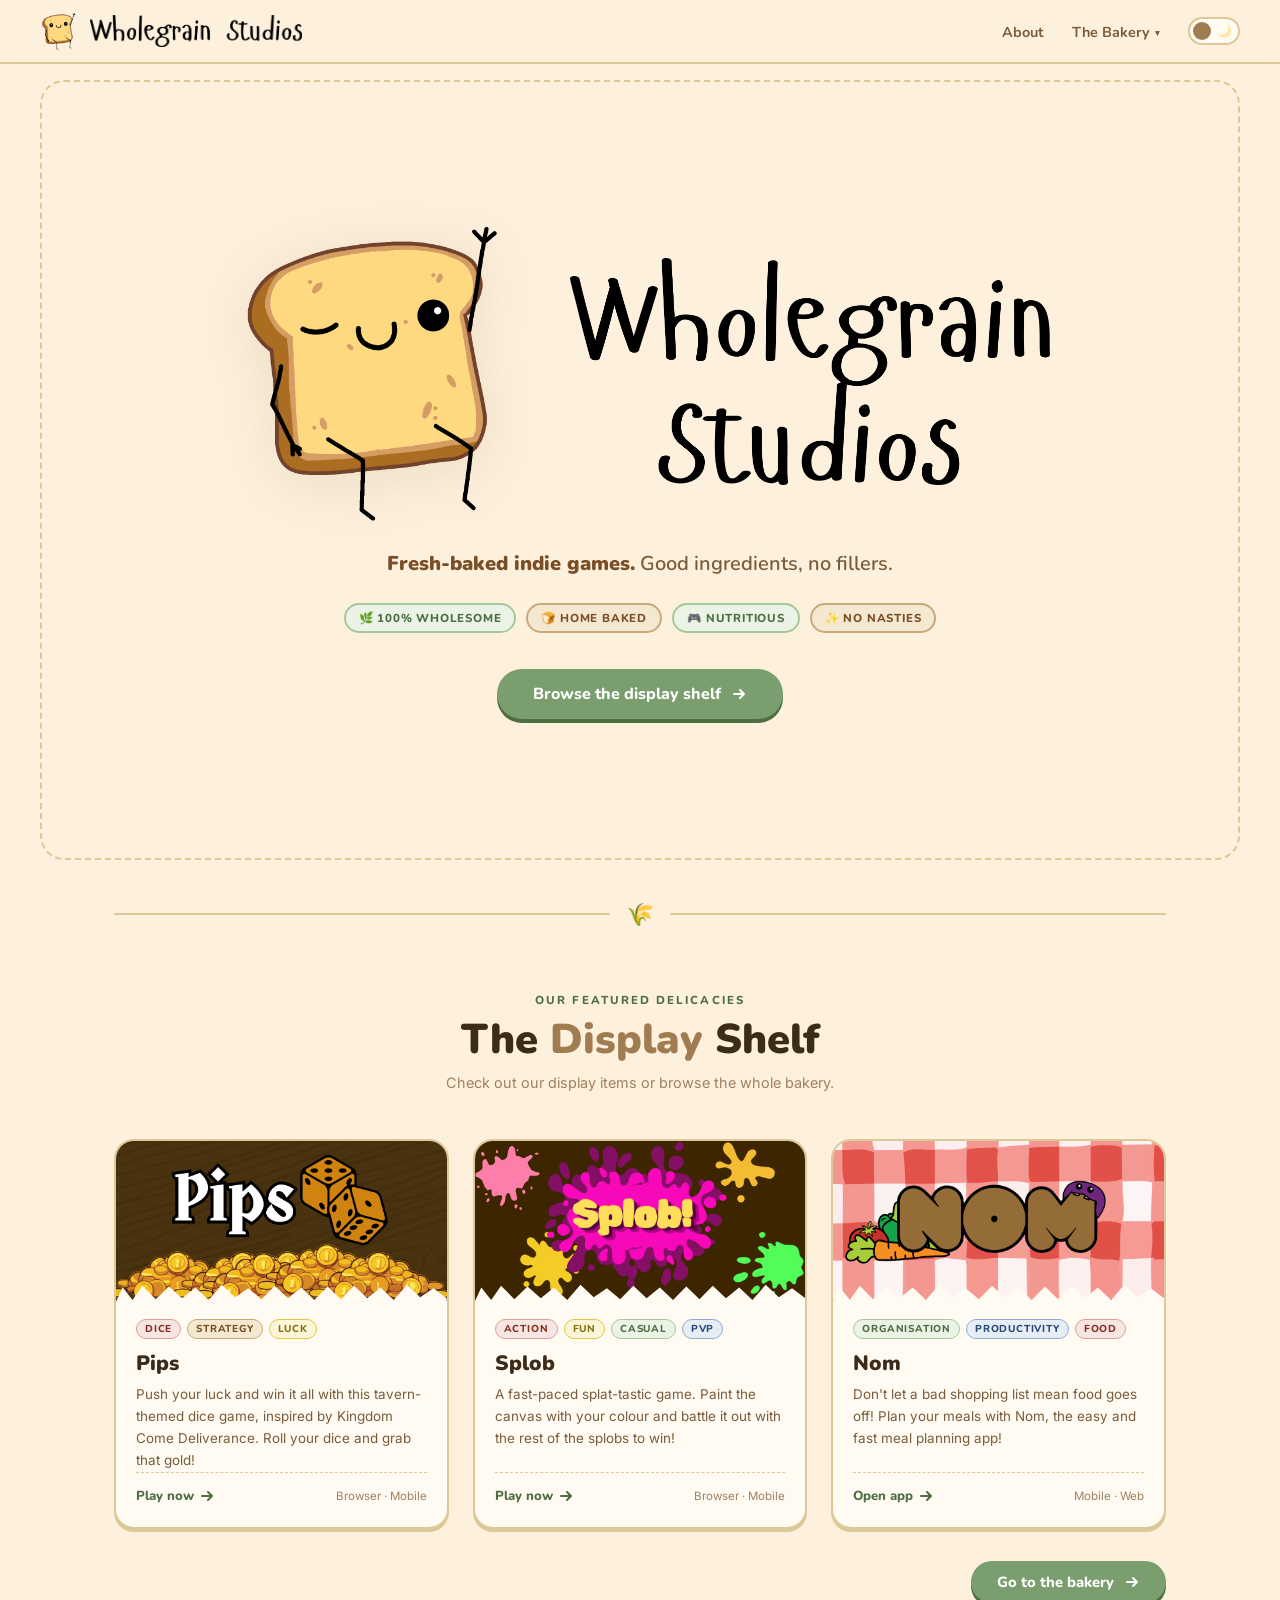
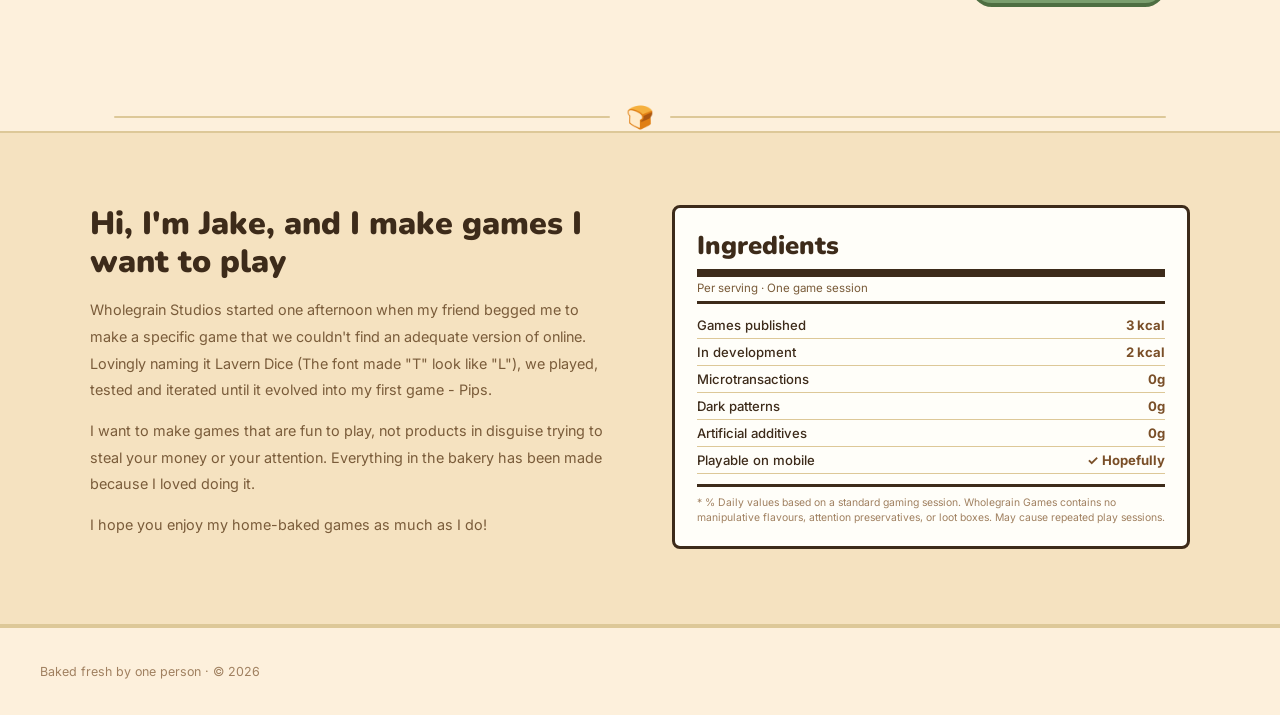
<file: index.html>
<!DOCTYPE html>
<html lang="en" data-theme="light">
<head>
  <meta charset="UTF-8">
  <meta name="viewport" content="width=device-width, initial-scale=1.0">
  <meta name="description" content="Wholegrain Studios - fresh-baked indie games. Good ingredients, no fillers.">
  <meta name="theme-color" content="#fdf0dc">
  <title>Wholegrain Studios</title>
  <link rel="manifest" href="manifest.json">
  <link rel="preconnect" href="https://fonts.googleapis.com">
  <link rel="preconnect" href="https://fonts.gstatic.com" crossorigin>
  <link href="https://fonts.googleapis.com/css2?family=Nunito:wght@400;600;700;800;900&family=Inter:wght@300;400;500&family=Fredoka+One&display=swap" rel="stylesheet">
  <link rel="stylesheet" href="css/styles.css">
  <link rel="icon" href="images/toast-logo.png">
  <link rel="apple-touch-icon" href="images/toast-logo.png">
</head>
<body>

<nav>
  <a class="nav-logo" href="#">
    <img class="nav-logo-toast" src="images/toast-logo.png" alt="Toast mascot">
    <img class="nav-logo-wordmark" src="images/wordmark.png" alt="Wholegrain Studios">
  </a>
  <div class="nav-right">
    <ul class="nav-links">
      <li><a href="about/index.html">About</a></li>
      <li class="nav-dropdown">
        <a class="nav-dropdown-trigger" href="bakery/index.html">The Bakery <span class="nav-caret">&#9662;</span></a>
        <div class="nav-dropdown-menu">
          <a href="bakery/index.html#game-shelf">The Game Shelf</a>
          <a href="bakery/index.html#essentials">The Essentials</a>
        </div>
      </li>
    </ul>
    <button class="dark-toggle" id="themeToggle" aria-label="Toggle dark mode">
      <span class="dark-toggle-icon icon-sun">&#9728;&#65039;</span>
      <span class="dark-toggle-icon icon-moon">&#127769;</span>
    </button>
  </div>
</nav>

<section class="hero">
  <div class="hero-brand">
    <img class="hero-toast" src="images/toast-idle-wave.gif" alt="Toast mascot waving">
    <img class="hero-title-img" src="images/hero-wordmark.png" alt="Wholegrain Studios">
  </div>
  <p class="hero-tagline"><strong>Fresh-baked indie games.</strong> Good ingredients, no fillers.</p>
  <div class="hero-badges">
    <span class="badge badge-green">&#127807; 100% Wholesome</span>
    <span class="badge badge-tan">&#127838; Home Baked</span>
    <span class="badge badge-green">&#127918; Nutritious</span>
    <span class="badge badge-tan">&#10024; No nasties</span>
  </div>
  <a href="#games" class="hero-cta">
    Browse the display shelf
    <svg width="16" height="16" viewBox="0 0 16 16" fill="none"><path d="M3 8h10M9 4l4 4-4 4" stroke="white" stroke-width="2" stroke-linecap="round" stroke-linejoin="round"/></svg>
  </a>
</section>

<div class="divider"><div class="divider-line"></div><span class="divider-icon">&#127806;</span><div class="divider-line"></div></div>

<section class="games-section" id="games">
  <div class="section-header">
    <p class="section-eyebrow">Our featured delicacies</p>
    <h2 class="section-title">The <em>Display</em> Shelf</h2>
    <p class="section-sub">Check out our display items or browse the whole bakery.</p>
  </div>

  <div class="game-grid">

    <div class="game-card is-clickable" role="link" tabindex="0" data-href="https://pips.wholegrainstudios.co.uk/">
      <div class="card-art">
        <img class="card-cover" src="images/cover-pips.png" alt="Pips cover art">
      </div>
      <div class="card-body">
        <div class="card-tags">
          <span class="ctag ctag-red">Dice</span>
          <span class="ctag ctag-tan">Strategy</span>
          <span class="ctag ctag-yellow">Luck</span>
        </div>
        <h3 class="card-title">Pips</h3>
        <p class="card-desc">Push your luck and win it all with this tavern-themed dice game, inspired by Kingdom Come Deliverance. Roll your dice and grab that gold!</p>
        <div class="card-footer">
          <span class="card-play">Play now <svg width="14" height="14" viewBox="0 0 14 14" fill="none"><path d="M2 7h10M8 3l4 4-4 4" stroke="currentColor" stroke-width="2" stroke-linecap="round" stroke-linejoin="round"/></svg></span>
          <span class="card-platform">Browser &middot; Mobile</span>
        </div>
      </div>
    </div>

    <div class="game-card is-clickable" role="link" tabindex="0" data-href="https://splob.wholegrainstudios.co.uk/">
      <div class="card-art">
        <img class="card-cover" src="images/cover-splob.png" alt="Splob cover art">
      </div>
      <div class="card-body">
        <div class="card-tags">
          <span class="ctag ctag-red">Action</span>
          <span class="ctag ctag-yellow">Fun</span>
          <span class="ctag ctag-green">Casual</span>
          <span class="ctag ctag-blue">PvP</span>
        </div>
        <h3 class="card-title">Splob</h3>
        <p class="card-desc">A fast-paced splat-tastic game. Paint the canvas with your colour and battle it out with the rest of the splobs to win!</p>
        <div class="card-footer">
          <span class="card-play">Play now <svg width="14" height="14" viewBox="0 0 14 14" fill="none"><path d="M2 7h10M8 3l4 4-4 4" stroke="currentColor" stroke-width="2" stroke-linecap="round" stroke-linejoin="round"/></svg></span>
          <span class="card-platform">Browser &middot; Mobile</span>
        </div>
      </div>
    </div>

    <div class="game-card is-clickable" role="link" tabindex="0" data-href="https://nom.wholegrainstudios.co.uk/">
      <div class="card-art">
        <img class="card-cover" src="images/cover-nom.png" alt="Nom cover art">
      </div>
      <div class="card-body">
        <div class="card-tags">
          <span class="ctag ctag-green">Organisation</span>
          <span class="ctag ctag-blue">Productivity</span>
          <span class="ctag ctag-red">Food</span>
        </div>
        <h3 class="card-title">Nom</h3>
        <p class="card-desc">Don't let a bad shopping list mean food goes off! Plan your meals with Nom, the easy and fast meal planning app!</p>
        <div class="card-footer">
          <span class="card-play">Open app <svg width="14" height="14" viewBox="0 0 14 14" fill="none"><path d="M2 7h10M8 3l4 4-4 4" stroke="currentColor" stroke-width="2" stroke-linecap="round" stroke-linejoin="round"/></svg></span>
          <span class="card-platform">Mobile &middot; Web</span>
        </div>
      </div>
    </div>

  </div>

  <div class="section-cta">
    <a href="bakery/index.html" class="hero-cta">
      Go to the bakery
      <svg width="16" height="16" viewBox="0 0 16 16" fill="none"><path d="M3 8h10M9 4l4 4-4 4" stroke="white" stroke-width="2" stroke-linecap="round" stroke-linejoin="round"/></svg>
    </a>
  </div>
</section>

<div class="divider"><div class="divider-line"></div><span class="divider-icon">&#127838;</span><div class="divider-line"></div></div>

<section class="about-section" id="about">
  <div class="about-inner">
    <div class="about-text">
      <h2>Hi, I'm Jake, and I make games I want to play</h2>
      <p>Wholegrain Studios started one afternoon when my friend begged me to make a specific game that we couldn't find an adequate version of online. Lovingly naming it Lavern Dice (The font made "T" look like "L"), we played, tested and iterated until it evolved into my first game - Pips.</p>
      <p>I want to make games that are fun to play, not products in disguise trying to steal your money or your attention. Everything in the bakery has been made because I loved doing it.</p>
      <p>I hope you enjoy my home-baked games as much as I do!</p>
    </div>
    <div class="nutrition-panel">
      <div class="nutrition-title">Ingredients</div>
      <div class="nutrition-serving">Per serving &middot; One game session</div>
      <div class="nutrition-row"><span class="label">Games published</span><span class="value">3 kcal</span></div>
      <div class="nutrition-row"><span class="label">In development</span><span class="value">2 kcal</span></div>
      <div class="nutrition-row"><span class="label">Microtransactions</span><span class="value">0g</span></div>
      <div class="nutrition-row"><span class="label">Dark patterns</span><span class="value">0g</span></div>
      <div class="nutrition-row"><span class="label">Artificial additives</span><span class="value">0g</span></div>
      <div class="nutrition-row"><span class="label">Playable on mobile</span><span class="value">&#10003; Hopefully</span></div>
      <div class="nutrition-note">* % Daily values based on a standard gaming session. Wholegrain Games contains no manipulative flavours, attention preservatives, or loot boxes. May cause repeated play sessions.</div>
    </div>
  </div>
</section>

<footer>
  <span class="footer-note">Baked fresh by one person &middot; &copy; 2026</span>
</footer>

<script src="https://identity.netlify.com/v1/netlify-identity-widget.js" defer></script>
<script src="js/main.js" defer></script>
</body>
</html>
</file>
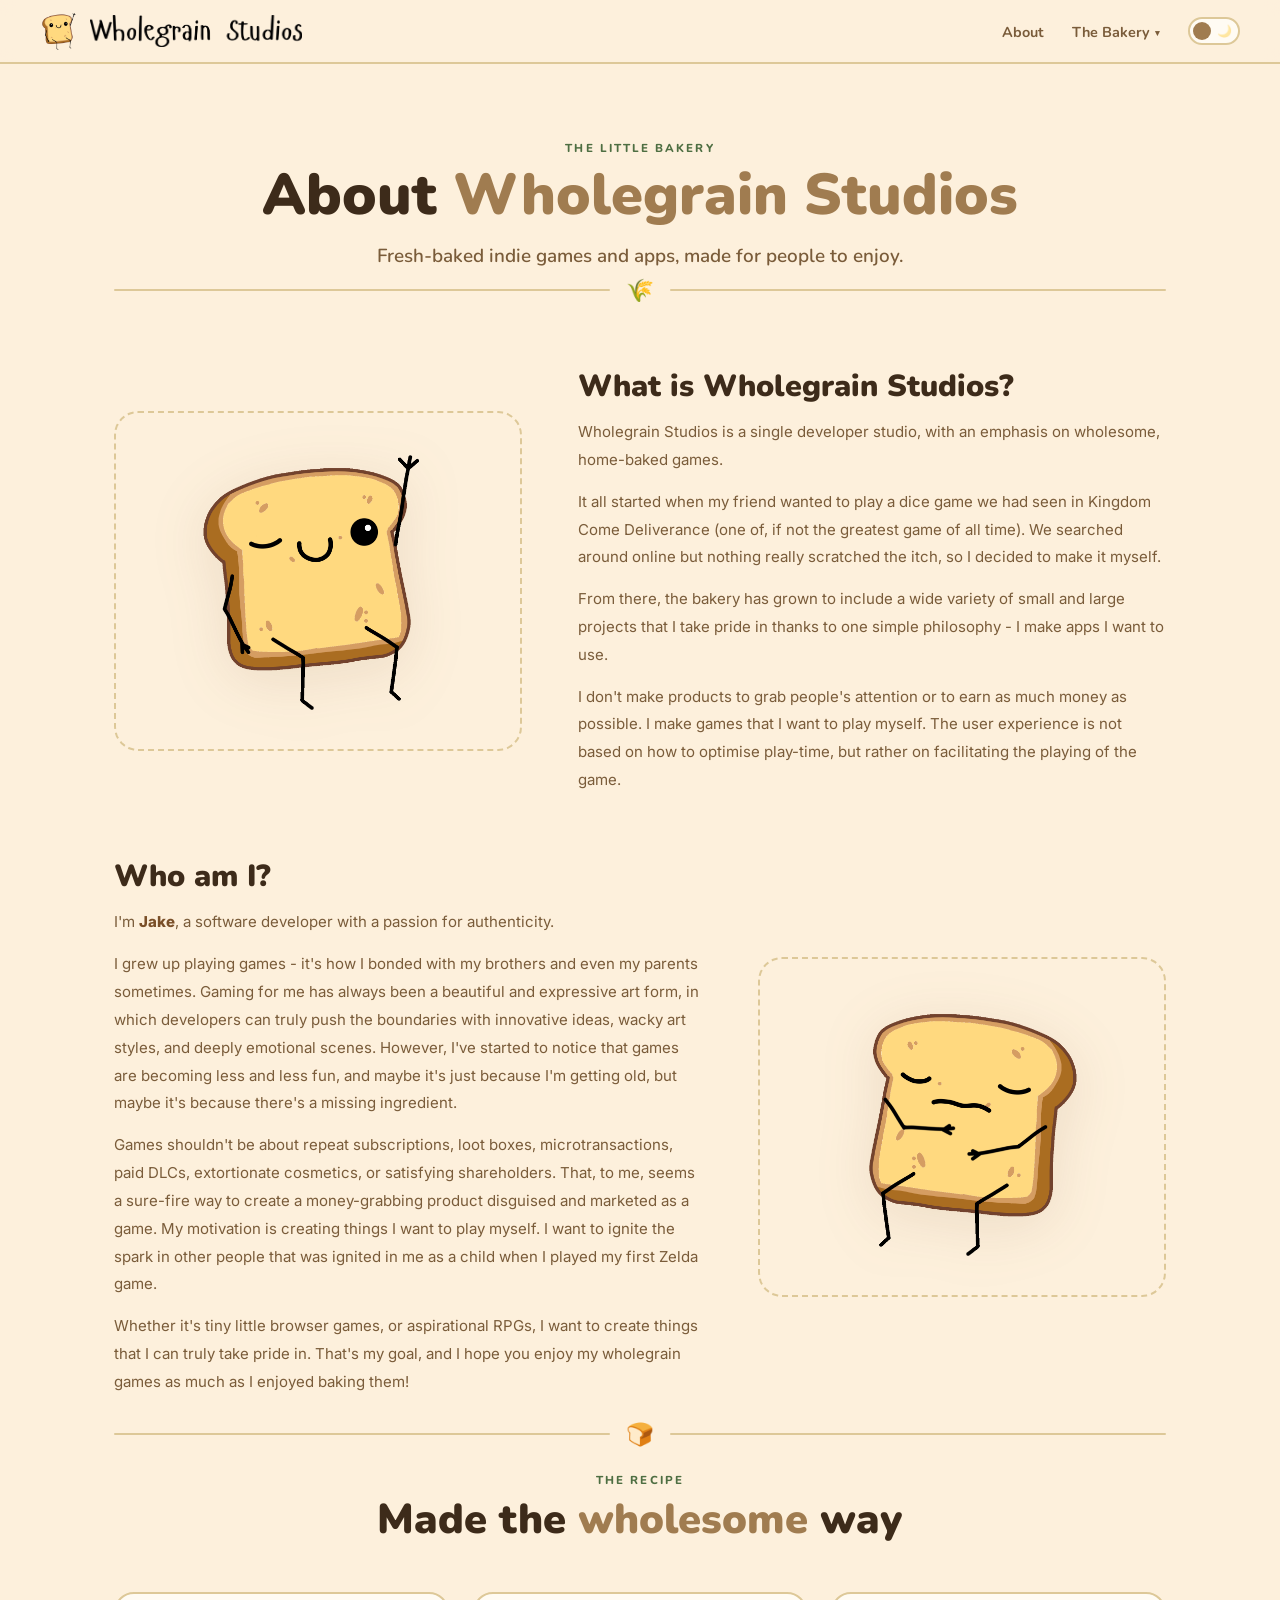
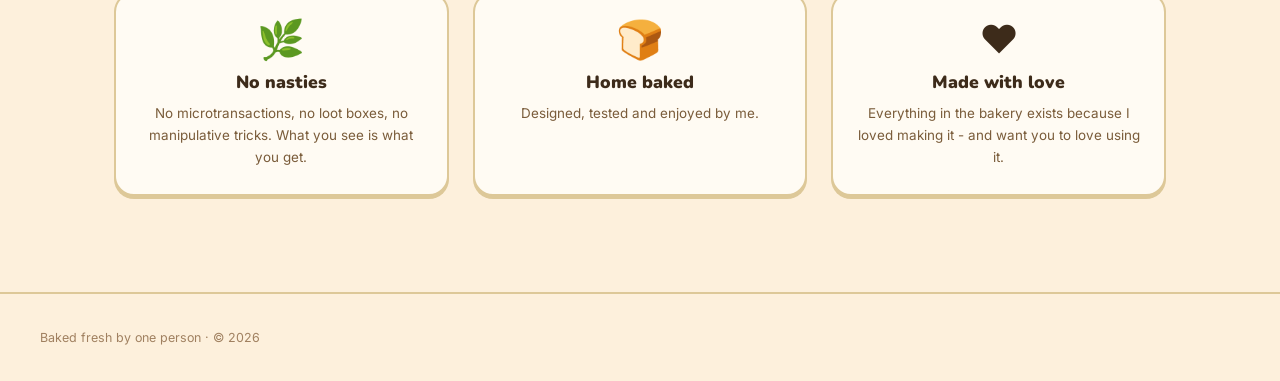
<file: about/index.html>
<!DOCTYPE html>
<html lang="en" data-theme="light">
<head>
  <meta charset="UTF-8">
  <meta name="viewport" content="width=device-width, initial-scale=1.0">
  <meta name="description" content="About Wholegrain Studios - fresh-baked indie games and apps made for people to enjoy.">
  <meta name="theme-color" content="#fdf0dc">
  <title>About &middot; Wholegrain Studios</title>
  <link rel="manifest" href="../manifest.json">
  <link rel="preconnect" href="https://fonts.googleapis.com">
  <link rel="preconnect" href="https://fonts.gstatic.com" crossorigin>
  <link href="https://fonts.googleapis.com/css2?family=Nunito:wght@400;600;700;800;900&family=Inter:wght@300;400;500&family=Fredoka+One&display=swap" rel="stylesheet">
  <link rel="stylesheet" href="../css/styles.css">
  <link rel="icon" href="../images/toast-logo.png">
  <link rel="apple-touch-icon" href="../images/toast-logo.png">
</head>
<body>

<nav>
  <a class="nav-logo" href="../index.html">
    <img class="nav-logo-toast" src="../images/toast-logo.png" alt="Toast mascot">
    <img class="nav-logo-wordmark" src="../images/wordmark.png" alt="Wholegrain Studios">
  </a>
  <div class="nav-right">
    <ul class="nav-links">
      <li><a href="../about/index.html">About</a></li>
      <li class="nav-dropdown">
        <a class="nav-dropdown-trigger" href="../bakery/index.html">The Bakery <span class="nav-caret">&#9662;</span></a>
        <div class="nav-dropdown-menu">
          <a href="../bakery/index.html#game-shelf">The Game Shelf</a>
          <a href="../bakery/index.html#essentials">The Essentials</a>
        </div>
      </li>
    </ul>
    <button class="dark-toggle" id="themeToggle" aria-label="Toggle dark mode">
      <span class="dark-toggle-icon icon-sun">&#9728;&#65039;</span>
      <span class="dark-toggle-icon icon-moon">&#127769;</span>
    </button>
  </div>
</nav>

<header class="page-hero">
  <p class="section-eyebrow">The little bakery</p>
  <h1 class="page-hero-title">About <em>Wholegrain Studios</em></h1>
  <p class="page-hero-sub">Fresh-baked indie games and apps, made for people to enjoy.</p>
</header>

<div class="divider"><div class="divider-line"></div><span class="divider-icon">&#127806;</span><div class="divider-line"></div></div>

<section class="story-section">
  <div class="story-stack">
    <div class="about-feature">
      <div class="story-art">
        <img src="../images/toast-idle-wave.gif" alt="Toast mascot waving">
      </div>
      <div class="story-body">
        <h2>What is Wholegrain Studios?</h2>
        <p>Wholegrain Studios is a single developer studio, with an emphasis on wholesome, home-baked games.</p>
        <p>It all started when my friend wanted to play a dice game we had seen in Kingdom Come Deliverance (one of, if not the greatest game of all time). We searched around online but nothing really scratched the itch, so I decided to make it myself.</p>
        <p>From there, the bakery has grown to include a wide variety of small and large projects that I take pride in thanks to one simple philosophy - I make apps I want to use.</p>
        <p>I don't make products to grab people's attention or to earn as much money as possible. I make games that I want to play myself. The user experience is not based on how to optimise play-time, but rather on facilitating the playing of the game.</p>
      </div>
    </div>

    <div class="about-feature about-feature--reverse">
      <div class="story-body">
        <h2>Who am I?</h2>
        <p>I'm <strong>Jake</strong>, a software developer with a passion for authenticity.</p>
        <p>I grew up playing games - it's how I bonded with my brothers and even my parents sometimes. Gaming for me has always been a beautiful and expressive art form, in which developers can truly push the boundaries with innovative ideas, wacky art styles, and deeply emotional scenes. However, I've started to notice that games are becoming less and less fun, and maybe it's just because I'm getting old, but maybe it's because there's a missing ingredient.</p>
        <p>Games shouldn't be about repeat subscriptions, loot boxes, microtransactions, paid DLCs, extortionate cosmetics, or satisfying shareholders. That, to me, seems a sure-fire way to create a money-grabbing product disguised and marketed as a game. My motivation is creating things I want to play myself. I want to ignite the spark in other people that was ignited in me as a child when I played my first Zelda game.</p>
        <p>Whether it's tiny little browser games, or aspirational RPGs, I want to create things that I can truly take pride in. That's my goal, and I hope you enjoy my wholegrain games as much as I enjoyed baking them!</p>
      </div>
      <div class="story-art story-art--flipped">
        <img src="../images/toast-loading.gif" alt="Toast mascot loading placeholder">
      </div>
    </div>
  </div>
</section>

<div class="divider"><div class="divider-line"></div><span class="divider-icon">&#127838;</span><div class="divider-line"></div></div>

<section class="values-section">
  <div class="section-header">
    <p class="section-eyebrow">The recipe</p>
    <h2 class="section-title">Made the <em>wholesome</em> way</h2>
  </div>
  <div class="value-grid">
    <div class="value-card">
      <span class="value-emoji">&#127807;</span>
      <h3>No nasties</h3>
      <p>No microtransactions, no loot boxes, no manipulative tricks. What you see is what you get.</p>
    </div>
    <div class="value-card">
      <span class="value-emoji">&#127838;</span>
      <h3>Home baked</h3>
      <p>Designed, tested and enjoyed by me.</p>
    </div>
    <div class="value-card">
      <span class="value-emoji">&#10084;&#65039;</span>
      <h3>Made with love</h3>
      <p>Everything in the bakery exists because I loved making it - and want you to love using it.</p>
    </div>
  </div>
</section>

<footer>
  <span class="footer-note">Baked fresh by one person &middot; &copy; 2026</span>
</footer>

<script src="../js/main.js" defer></script>
</body>
</html>
</file>
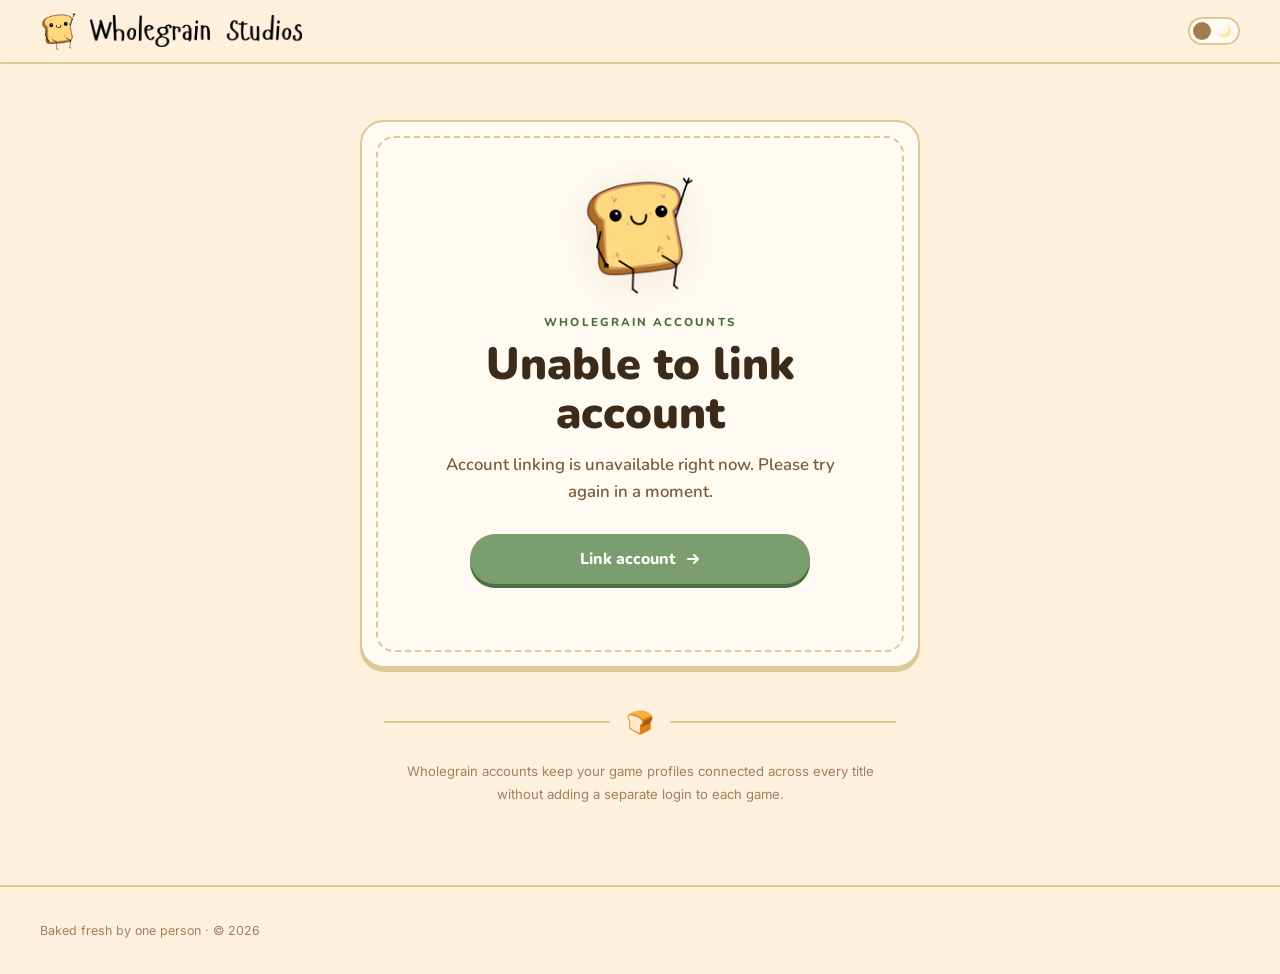
<file: accounts/link/index.html>
<!DOCTYPE html>
<html lang="en" data-theme="light">
<head>
  <meta charset="UTF-8">
  <meta name="viewport" content="width=device-width, initial-scale=1.0">
  <meta name="robots" content="noindex">
  <meta name="theme-color" content="#fdf0dc">
  <title>Link Account &middot; Wholegrain Studios</title>
  <link rel="manifest" href="../../manifest.json">
  <link rel="preconnect" href="https://fonts.googleapis.com">
  <link rel="preconnect" href="https://fonts.gstatic.com" crossorigin>
  <link href="https://fonts.googleapis.com/css2?family=Nunito:wght@400;600;700;800;900&family=Inter:wght@300;400;500&family=Fredoka+One&display=swap" rel="stylesheet">
  <link rel="stylesheet" href="../../css/styles.css">
  <link rel="icon" href="../../images/toast-logo.png">
  <link rel="apple-touch-icon" href="../../images/toast-logo.png">
</head>
<body class="al-body">

  <nav>
    <a class="nav-logo" href="../../index.html">
      <img class="nav-logo-toast" src="../../images/toast-logo.png" alt="Toast mascot">
      <img class="nav-logo-wordmark" src="../../images/wordmark.png" alt="Wholegrain Studios">
    </a>
    <div class="nav-right">
      <button class="dark-toggle" id="themeToggle" aria-label="Toggle dark mode">
        <span class="dark-toggle-icon icon-sun">&#9728;&#65039;</span>
        <span class="dark-toggle-icon icon-moon">&#127769;</span>
      </button>
    </div>
  </nav>

  <main class="al-main">

    <section class="al-card">

      <div class="al-mascot">
        <img src="../../images/toast-mascot.png" alt="Toast mascot">
      </div>

      <p class="section-eyebrow">Wholegrain Accounts</p>
      <h1 class="al-title" id="linkTitle">Link your account</h1>
      <p class="al-copy" id="linkCopy">Sign in to connect this game profile to your Wholegrain account.</p>
      <div class="al-actions" id="linkActions">
        <button class="hero-cta" type="button" id="linkButton">
          Link account
          <svg width="16" height="16" viewBox="0 0 16 16" fill="none"><path d="M3 8h10M9 4l4 4-4 4" stroke="white" stroke-width="2" stroke-linecap="round" stroke-linejoin="round"/></svg>
        </button>
      </div>
      <p class="al-status" id="linkStatus" role="status"></p>

    </section>

    <div class="divider al-divider">
      <div class="divider-line"></div>
      <span class="divider-icon">&#127838;</span>
      <div class="divider-line"></div>
    </div>

    <p class="al-note">Wholegrain accounts keep your game profiles connected across every title without adding a separate login to each game.</p>

  </main>

  <footer>
    <span class="footer-note">Baked fresh by one person &middot; &copy; 2026</span>
  </footer>

  <script src="https://identity.netlify.com/v1/netlify-identity-widget.js" defer></script>
  <script src="../../js/account-link.js" defer></script>
</body>
</html>
</file>
<file: css/styles.css>
*, *::before, *::after { box-sizing: border-box; margin: 0; padding: 0; }

    /* THEME */
    :root, [data-theme="light"] {
      --cream:       #fdf0dc;
      --cream-dark:  #f5e2c0;
      --tan:         #c8a97a;
      --tan-dark:    #a07c50;
      --crust:       #7a4f28;
      --brown:       #3d2b1a;
      --sage:        #7a9e6e;
      --sage-light:  #a8c89a;
      --sage-dark:   #4e6e42;
      --card-bg:     #fffbf3;
      --border:      #ddc898;
      --text:        #3d2b1a;
      --text-mid:    #7a5c3a;
      --text-dim:    #a08060;
      --white:       #fffef9;
      --nav-bg:      rgba(253,240,220,0.94);
      --about-bg:    #f5e2c0;
      --shadow:      rgba(122,79,40,0.12);
    }

    /* DARK THEME */
    [data-theme="dark"] {
      --cream:       #311900;
      --cream-dark:  #221d17;
      --tan:         #7a6040;
      --tan-dark:    #9a7850;
      --crust:       #c8956a;
      --brown:       #e8d0b0;
      --sage:        #5a8050;
      --sage-light:  #4a6840;
      --sage-dark:   #8ab87a;
      --card-bg:     #211c16;
      --border:      #3a3028;
      --text:        #e8d8c0;
      --text-mid:    #c0a880;
      --text-dim:    #806850;
      --white:       #2a2318;
      --nav-bg:      rgba(26,22,18,0.96);
      --about-bg:    #311900;
      --shadow:      rgba(0,0,0,0.4);
    }

    html { scroll-behavior: smooth; }

    body {
      font-family: 'Inter', sans-serif;
      background-color: var(--cream);
      color: var(--text);
      min-height: 100vh;
      overflow-x: hidden;
      transition: background-color 0.3s, color 0.3s;
    }

    /* NAV */
    nav {
      position: fixed;
      top: 0; left: 0; right: 0;
      z-index: 100;
      display: flex;
      align-items: center;
      justify-content: space-between;
      padding: 12px 40px;
      background: var(--nav-bg);
      backdrop-filter: blur(8px);
      border-bottom: 2px solid var(--border);
      transition: background 0.3s, border-color 0.3s;
    }

    .nav-logo {
      display: flex;
      align-items: center;
      gap: 12px;
      text-decoration: none;
    }

    .nav-logo-img { height: 40px; width: auto; }
    .nav-logo-toast { height: 38px; width: auto; flex-shrink: 0; }
    .nav-logo-wordmark {
      height: 32px;
      width: auto;
      display: block;
    }
    [data-theme="dark"] .nav-logo-wordmark { filter: invert(1); }

    .nav-right {
      display: flex;
      align-items: center;
      gap: 28px;
    }

    .nav-links {
      display: flex;
      gap: 28px;
      list-style: none;
      align-items: center;
    }

    .nav-links a {
      font-family: 'Nunito', sans-serif;
      font-size: 0.9rem;
      font-weight: 700;
      color: var(--text-mid);
      text-decoration: none;
      transition: color 0.2s;
    }
    .nav-links a:hover { color: var(--crust); }

    /* Dark mode toggle */
    .dark-toggle {
      background: var(--card-bg);
      border: 2px solid var(--border);
      border-radius: 100px;
      width: 52px;
      height: 28px;
      cursor: pointer;
      position: relative;
      transition: background 0.3s, border-color 0.3s;
      flex-shrink: 0;
    }

    .dark-toggle::after {
      content: '';
      position: absolute;
      top: 3px;
      left: 3px;
      width: 18px;
      height: 18px;
      border-radius: 50%;
      background: var(--tan-dark);
      transition: transform 0.3s, background 0.3s;
    }

    [data-theme="dark"] .dark-toggle::after {
      transform: translateX(24px);
      background: var(--sage-dark);
    }

    .dark-toggle-icon {
      position: absolute;
      top: 50%;
      transform: translateY(-50%);
      font-size: 0.75rem;
      pointer-events: none;
      transition: opacity 0.2s;
    }

    .icon-sun  { left:  6px; opacity: 1; }
    .icon-moon { right: 6px; opacity: 0.4; }

    [data-theme="dark"] .icon-sun  { opacity: 0.4; }
    [data-theme="dark"] .icon-moon { opacity: 1; }

    /* HERO */
    .hero {
      min-height: 100vh;
      display: flex;
      flex-direction: column;
      align-items: center;
      justify-content: center;
      text-align: center;
      padding: 120px 24px 80px;
      position: relative;
    }

    .hero::before {
      content: '';
      position: absolute;
      inset: 80px 40px 40px;
      border: 2.5px dashed var(--border);
      border-radius: 24px;
      pointer-events: none;
      transition: border-color 0.3s;
    }

    .hero-brand {
      display: flex;
      align-items: center;
      justify-content: center;
      gap: clamp(18px, 4vw, 40px);
      margin-bottom: 28px;
    }
    .hero-toast {
      width: clamp(180px, 33vw, 300px);
      height: auto;
      filter: drop-shadow(0 8px 28px var(--shadow));
      flex-shrink: 0;
    }
    .hero-title-img {
      width: clamp(240px, 42vw, 480px);
      height: auto;
    }
    [data-theme="dark"] .hero-title-img { filter: invert(1); }

    .hero-tagline {
      font-family: 'Nunito', sans-serif;
      font-size: clamp(1rem, 2.5vw, 1.25rem);
      font-weight: 600;
      color: var(--text-mid);
      margin-bottom: 6px;
    }
    .hero-tagline strong { color: var(--crust); font-weight: 900; }

    .hero-badges {
      display: flex;
      gap: 10px;
      flex-wrap: wrap;
      justify-content: center;
      margin: 20px 0 36px;
    }

    .badge {
      font-family: 'Nunito', sans-serif;
      font-size: 0.72rem;
      font-weight: 800;
      letter-spacing: 0.07em;
      text-transform: uppercase;
      padding: 5px 13px;
      border-radius: 100px;
      border: 2px solid;
      transition: background 0.3s, color 0.3s, border-color 0.3s;
    }
    .badge-green { background: #eaf3e6; color: var(--sage-dark); border-color: var(--sage-light); }
    .badge-tan   { background: #f5e8d0; color: var(--crust);     border-color: var(--tan); }
    [data-theme="dark"] .badge-green { background: #1a2a18; }
    [data-theme="dark"] .badge-tan   { background: #2a1e10; }

    .hero-cta {
      display: inline-flex;
      align-items: center;
      gap: 10px;
      padding: 14px 36px;
      background: var(--sage);
      color: white;
      font-family: 'Nunito', sans-serif;
      font-weight: 800;
      font-size: 1rem;
      border-radius: 100px;
      text-decoration: none;
      box-shadow: 0 4px 0 var(--sage-dark);
      transition: transform 0.15s, box-shadow 0.15s, background 0.3s;
    }
    .hero-cta:hover  { transform: translateY(-2px); box-shadow: 0 6px 0 var(--sage-dark); }
    .hero-cta:active { transform: translateY(2px);  box-shadow: 0 2px 0 var(--sage-dark); }

    /* DIVIDER */
    .divider {
      display: flex;
      align-items: center;
      gap: 16px;
      max-width: 1100px;
      margin: 0 auto;
      padding: 0 24px;
    }
    .divider-line { flex: 1; height: 2px; background: var(--border); border-radius: 1px; transition: background 0.3s; }
    .divider-icon { font-size: 1.4rem; }

    /* GAMES SECTION */
    .games-section {
      padding: 64px 24px 100px;
      max-width: 1100px;
      margin: 0 auto;
    }
    .section-header { text-align: center; margin-bottom: 48px; }
    .section-eyebrow {
      font-family: 'Nunito', sans-serif;
      font-size: 0.72rem;
      font-weight: 800;
      letter-spacing: 0.18em;
      text-transform: uppercase;
      color: var(--sage-dark);
      margin-bottom: 8px;
    }
    .section-title {
      font-family: 'Nunito', sans-serif;
      font-size: clamp(1.8rem, 4vw, 2.6rem);
      font-weight: 900;
      color: var(--brown);
      line-height: 1.15;
    }
    .section-title em { font-style: normal; color: var(--tan-dark); }
    .section-sub { font-size: 0.9rem; color: var(--text-dim); margin-top: 10px; }

    /* GAME CARDS */
    .game-grid {
      display: grid;
      grid-template-columns: repeat(auto-fill, minmax(300px, 1fr));
      gap: 24px;
    }

    .game-card {
      background: var(--card-bg);
      border: 2.5px solid var(--border);
      border-radius: 20px;
      overflow: hidden;
      text-decoration: none;
      color: inherit;
      display: flex;
      flex-direction: column;
      height: 100%;
      transition: transform 0.2s, box-shadow 0.2s, background 0.3s, border-color 0.3s;
      box-shadow: 0 3px 0 var(--border);
      position: relative;
    }
    .game-card.is-clickable { cursor: pointer; }
    .game-card:not(.wip):hover {
      transform: translateY(-4px) rotate(-0.5deg);
      box-shadow: 0 8px 0 var(--tan);
    }
    .game-card.wip { opacity: 0.82; cursor: default; }

    /* Card art */
    .card-art {
      width: 100%;
      height: 160px;
      display: flex;
      align-items: center;
      justify-content: center;
      position: relative;
      overflow: hidden;
    }
    .card-art-kaboo { background: linear-gradient(135deg, #1a4d35, #2e7a52, #1a4d35); }
    .card-art-dice  { background: linear-gradient(135deg, #4a2020, #7a3c3c, #4a2020); }
    .card-art-godot { background: linear-gradient(135deg, #2a3a5a, #3a5080, #2a3a5a); }

    .card-cover {
      width: 100%;
      height: 100%;
      object-fit: cover;
      display: block;
      transition: transform 0.3s;
    }
    .game-card:not(.wip):hover .card-cover { transform: scale(1.04); }

    /* Torn paper edge */
    .card-art::after {
      content: '';
      position: absolute;
      bottom: -1px; left: 0; right: 0;
      height: 18px;
      background: var(--card-bg);
      clip-path: polygon(0% 100%, 2% 20%, 5% 90%, 8% 10%, 12% 85%, 16% 15%, 20% 80%, 24% 20%, 28% 90%, 32% 5%, 36% 75%, 40% 25%, 44% 85%, 48% 10%, 52% 80%, 56% 20%, 60% 90%, 64% 15%, 68% 85%, 72% 10%, 76% 80%, 80% 20%, 84% 90%, 88% 5%, 92% 75%, 96% 25%, 100% 80%, 100% 100%);
      transition: background 0.3s;
    }

    .wip-badge {
      position: absolute;
      top: 12px; right: 12px;
      background: #fffbf0;
      border: 2px solid #e8c842;
      color: #8a7010;
      font-family: 'Nunito', sans-serif;
      font-size: 0.65rem;
      font-weight: 800;
      letter-spacing: 0.1em;
      text-transform: uppercase;
      padding: 3px 10px;
      border-radius: 100px;
      z-index: 2;
    }
    [data-theme="dark"] .wip-badge { background: #2a2208; border-color: #8a7010; color: #c8a820; }

    .card-body {
      padding: 18px 20px 22px;
      display: flex;
      flex: 1;
      flex-direction: column;
    }
    .card-tags { display: flex; gap: 6px; margin-bottom: 10px; flex-wrap: wrap; }
    .ctag {
      font-family: 'Nunito', sans-serif;
      font-size: 0.63rem;
      font-weight: 800;
      letter-spacing: 0.08em;
      text-transform: uppercase;
      padding: 2px 8px;
      border-radius: 100px;
      border: 1.5px solid;
      transition: background 0.3s;
    }
    .ctag-green  { background: #eaf3e6; color: var(--sage-dark); border-color: var(--sage-light); }
    .ctag-tan    { background: #f5e8d0; color: var(--crust);     border-color: var(--tan); }
    .ctag-red    { background: #f5e6e4; color: #8a3020;          border-color: #e0a090; }
    .ctag-blue   { background: #e6edf5; color: #2a4a7a;          border-color: #90aad0; }
    .ctag-yellow { background: #fdf5d8; color: #8a7010;          border-color: #e0c842; }
    [data-theme="dark"] .ctag-green  { background: #182818; }
    [data-theme="dark"] .ctag-tan    { background: #281e10; }
    [data-theme="dark"] .ctag-red    { background: #281410; }
    [data-theme="dark"] .ctag-blue   { background: #101828; }
    [data-theme="dark"] .ctag-yellow { background: #282008; }

    .card-title {
      font-family: 'Nunito', sans-serif;
      font-size: 1.3rem;
      font-weight: 900;
      color: var(--brown);
      margin-bottom: 6px;
    }
    .card-desc { font-size: 0.84rem; color: var(--text-mid); line-height: 1.65; }
    .card-footer {
      display: flex;
      align-items: center;
      justify-content: space-between;
      margin-top: auto;
      padding-top: 14px;
      border-top: 1.5px dashed var(--border);
      transition: border-color 0.3s;
    }
    .card-play {
      font-family: 'Nunito', sans-serif;
      font-size: 0.82rem;
      font-weight: 800;
      color: var(--sage-dark);
      display: flex;
      align-items: center;
      gap: 6px;
      transition: gap 0.2s;
    }
    .game-card:hover .card-play { gap: 10px; }
    .card-platform { font-size: 0.72rem; color: var(--text-dim); }

    .card-progress { margin-top: auto; padding-top: 14px; }
    .progress-label {
      display: flex;
      justify-content: space-between;
      font-size: 0.7rem;
      color: var(--text-dim);
      margin-bottom: 5px;
      font-family: 'Nunito', sans-serif;
      font-weight: 700;
    }
    .progress-bar { height: 6px; background: var(--cream-dark); border-radius: 100px; overflow: hidden; transition: background 0.3s; }
    .progress-fill {
      height: 100%;
      background: linear-gradient(to right, var(--tan), var(--crust));
      border-radius: 100px;
      width: 0;
      transition: width 1.2s cubic-bezier(0.4,0,0.2,1);
    }
    .progress-fill--rising { width: 35%; }



    /* LOADING OVERLAY */
    .loading-overlay {
      position: fixed;
      inset: 0;
      z-index: 1000;
      display: flex;
      align-items: center;
      justify-content: center;
      padding: 32px;
      background: rgba(61, 43, 26, 0.58);
      backdrop-filter: blur(5px);
      opacity: 0;
      pointer-events: none;
      transition: opacity 0.18s ease;
    }

    [data-theme="dark"] .loading-overlay {
      background: rgba(0, 0, 0, 0.58);
    }

    .loading-overlay.is-visible {
      opacity: 1;
      pointer-events: all;
    }

    .loading-overlay-inner {
      display: flex;
      flex-direction: column;
      align-items: center;
      justify-content: center;
      gap: 18px;
      transform: translateY(8px) scale(0.98);
      transition: transform 0.18s ease;
    }

    .loading-overlay.is-visible .loading-overlay-inner {
      transform: translateY(0) scale(1);
    }

    .loading-toast {
      width: clamp(104px, 18vw, 180px);
      height: auto;
      filter: drop-shadow(0 10px 30px rgba(0, 0, 0, 0.28));
    }

    .loading-phrase {
      width: min(78vw, 420px);
      max-height: 112px;
      object-fit: contain;
      filter: drop-shadow(0 4px 14px rgba(255, 251, 243, 0.32));
    }

    /* HOME ABOUT */
    .about-section {
      background: var(--about-bg);
      border-top: 2.5px solid var(--border);
      border-bottom: 2.5px solid var(--border);
      padding: 72px 24px;
      transition: background 0.3s, border-color 0.3s;
    }
    .about-inner {
      max-width: 1100px;
      margin: 0 auto;
      display: grid;
      grid-template-columns: 1fr 1fr;
      gap: 64px;
      align-items: start;
    }
    .about-text h2 {
      font-family: 'Nunito', sans-serif;
      font-size: 2rem;
      font-weight: 900;
      color: var(--brown);
      margin-bottom: 16px;
      line-height: 1.2;
    }
    .about-text p { font-size: 0.9rem; line-height: 1.85; color: var(--text-mid); margin-bottom: 14px; }

    /* Nutrition Facts panel */
    .nutrition-panel {
      background: var(--white);
      border: 3px solid var(--brown);
      border-radius: 8px;
      padding: 20px 22px;
      transition: background 0.3s, border-color 0.3s;
    }
    .nutrition-title {
      font-family: 'Nunito', sans-serif;
      font-size: 1.6rem;
      font-weight: 900;
      color: var(--brown);
      border-bottom: 8px solid var(--brown);
      padding-bottom: 6px;
      margin-bottom: 4px;
      transition: color 0.3s, border-color 0.3s;
    }
    .nutrition-serving {
      font-size: 0.72rem;
      color: var(--text-mid);
      border-bottom: 3px solid var(--brown);
      padding-bottom: 6px;
      margin-bottom: 8px;
    }
    .nutrition-row {
      display: flex;
      justify-content: space-between;
      align-items: center;
      padding: 5px 0;
      font-size: 0.82rem;
      border-bottom: 1px solid var(--border);
      color: var(--text);
      transition: border-color 0.3s;
    }
    .nutrition-row:last-child { border-bottom: none; }
    .nutrition-row .label { font-weight: 500; }
    .nutrition-row .value { font-weight: 700; color: var(--crust); }
    .nutrition-note {
      font-size: 0.65rem;
      color: var(--text-dim);
      margin-top: 10px;
      border-top: 3px solid var(--brown);
      padding-top: 8px;
      line-height: 1.5;
    }

    /* FOOTER */
    footer {
      padding: 36px 40px;
      display: flex;
      align-items: center;
      justify-content: space-between;
      flex-wrap: wrap;
      gap: 16px;
      border-top: 2px solid var(--border);
      transition: border-color 0.3s;
    }
    .footer-logo {
      display: flex;
      align-items: center;
      gap: 10px;
      font-family: 'Nunito', sans-serif;
      font-weight: 900;
      font-size: 1rem;
      color: var(--brown);
    }
    .footer-logo img { height: 32px; width: auto; }
    .footer-note { font-size: 0.78rem; color: var(--text-dim); }

    /* NAV DROPDOWN */
    .nav-dropdown { position: relative; }
    .nav-dropdown-trigger {
      display: inline-flex;
      align-items: center;
      gap: 5px;
    }
    .nav-caret {
      font-size: 0.55rem;
      transform: translateY(1px);
      transition: transform 0.2s;
    }
    .nav-dropdown:hover .nav-caret,
    .nav-dropdown:focus-within .nav-caret { transform: translateY(1px) rotate(180deg); }

    .nav-dropdown-menu {
      position: absolute;
      top: 100%;
      right: 0;
      margin-top: 12px;
      min-width: 190px;
      display: flex;
      flex-direction: column;
      gap: 2px;
      padding: 8px;
      background: var(--card-bg);
      border: 2px solid var(--border);
      border-radius: 14px;
      box-shadow: 0 8px 24px var(--shadow);
      opacity: 0;
      pointer-events: none;
      transform: translateY(-6px);
      transition: opacity 0.18s, transform 0.18s, background 0.3s, border-color 0.3s;
      z-index: 200;
    }
    /* Invisible bridge so the menu stays open while crossing the gap */
    .nav-dropdown-menu::before {
      content: '';
      position: absolute;
      top: -14px; left: 0; right: 0;
      height: 14px;
    }
    .nav-dropdown:hover .nav-dropdown-menu,
    .nav-dropdown:focus-within .nav-dropdown-menu {
      opacity: 1;
      pointer-events: auto;
      transform: translateY(0);
    }
    .nav-dropdown-menu a {
      font-family: 'Nunito', sans-serif;
      font-size: 0.85rem;
      font-weight: 700;
      color: var(--text-mid);
      padding: 9px 12px;
      border-radius: 9px;
      white-space: nowrap;
      transition: background 0.16s, color 0.16s;
    }
    .nav-dropdown-menu a:hover { background: var(--cream-dark); color: var(--crust); }

    /* PAGE HERO */
    .page-hero {
      text-align: center;
      max-width: 820px;
      margin: 0 auto;
      padding: 140px 24px 4px;
    }
    .page-hero-title {
      font-family: 'Nunito', sans-serif;
      font-size: clamp(2.4rem, 6vw, 3.6rem);
      font-weight: 900;
      color: var(--brown);
      line-height: 1.1;
      margin: 6px 0 14px;
    }
    .page-hero-title em { font-style: normal; color: var(--tan-dark); }
    .page-hero-sub {
      font-family: 'Nunito', sans-serif;
      font-size: clamp(1rem, 2.4vw, 1.18rem);
      font-weight: 600;
      color: var(--text-mid);
      line-height: 1.6;
      max-width: 620px;
      margin: 0 auto;
    }



    /* ABOUT PAGE */
    .story-section {
      max-width: 1100px;
      margin: 0 auto;
      padding: 64px 24px 24px;
    }
    .story-stack {
      display: grid;
      gap: 64px;
    }
    .about-feature {
      display: grid;
      grid-template-columns: 0.82fr 1.18fr;
      gap: 56px;
      align-items: center;
    }
    .about-feature--reverse {
      grid-template-columns: 1.18fr 0.82fr;
    }

    .story-art {
      position: relative;
      display: flex;
      align-items: center;
      justify-content: center;
      min-height: 300px;
      padding: 40px;
    }
    .story-art::before {
      content: '';
      position: absolute;
      inset: 0;
      border: 2.5px dashed var(--border);
      border-radius: 24px;
      transition: border-color 0.3s;
    }
    .story-art img {
      position: relative;
      width: clamp(170px, 28vw, 260px);
      height: auto;
      filter: drop-shadow(0 10px 28px var(--shadow));
    }
    .story-art--flipped img { transform: scaleX(-1); }

    .story-body h2 {
      font-family: 'Nunito', sans-serif;
      font-size: clamp(1.45rem, 3vw, 1.9rem);
      font-weight: 900;
      color: var(--brown);
      line-height: 1.2;
      margin-bottom: 14px;
    }
    .story-body p {
      font-size: 0.94rem;
      line-height: 1.85;
      color: var(--text-mid);
      margin-bottom: 14px;
    }
    .story-body p:last-child { margin-bottom: 0; }
    .story-body strong { color: var(--crust); font-weight: 800; }

    .values-section {
      max-width: 1100px;
      margin: 0 auto;
      padding: 24px 24px 96px;
    }
    .value-grid {
      display: grid;
      grid-template-columns: repeat(3, 1fr);
      gap: 24px;
    }
    .value-card {
      background: var(--card-bg);
      border: 2.5px solid var(--border);
      border-radius: 20px;
      box-shadow: 0 3px 0 var(--border);
      padding: 26px 24px;
      text-align: center;
      transition: transform 0.2s, box-shadow 0.2s, background 0.3s, border-color 0.3s;
    }
    .value-card:hover {
      transform: translateY(-4px) rotate(-0.5deg);
      box-shadow: 0 8px 0 var(--tan);
    }
    .value-emoji {
      font-size: 2.4rem;
      line-height: 1;
      display: block;
      margin-bottom: 12px;
    }
    .value-card h3 {
      font-family: 'Nunito', sans-serif;
      font-size: 1.1rem;
      font-weight: 900;
      color: var(--brown);
      margin-bottom: 8px;
    }
    .value-card p {
      font-size: 0.84rem;
      line-height: 1.65;
      color: var(--text-mid);
    }

    @media (max-width: 768px) {
      .story-stack { gap: 44px; }
      .about-feature,
      .about-feature--reverse { grid-template-columns: 1fr; gap: 28px; }
      .about-feature--reverse .story-art { order: -1; }
      .story-art { min-height: 240px; padding: 28px; }
      .value-grid { grid-template-columns: 1fr; }
    }

    /* BAKERY GRID */
    .games-section { scroll-margin-top: 88px; }
    .game-grid--three { grid-template-columns: repeat(3, 1fr); }

    /* Placeholder card art (no cover image yet) */
    .card-art-placeholder { background: linear-gradient(135deg, var(--tan), var(--crust)); }
    .card-art-emoji {
      font-size: 3.6rem;
      line-height: 1;
      filter: drop-shadow(0 4px 12px rgba(0,0,0,0.28));
    }

    /* Section-level CTA (bottom-right "Go to the bakery") */
    .section-cta {
      display: flex;
      justify-content: flex-end;
      margin-top: 32px;
    }
    .section-cta .hero-cta {
      padding: 11px 26px;
      font-size: 0.92rem;
    }

    /* RESPONSIVE */
    @media (max-width: 768px) {
      nav { padding: 10px 16px; }
      .nav-right { gap: 16px; }
      .nav-links { gap: 16px; }
      .nav-links a { font-size: 0.82rem; }
      .game-grid--three { grid-template-columns: repeat(2, 1fr); }
      .page-hero { padding-top: 124px; }
      .hero { padding: 108px 18px 64px; }
      .hero::before { inset: 70px 16px 20px; }
      .hero-brand {
        width: 100%;
        max-width: 680px;
        gap: clamp(10px, 3vw, 22px);
      }
      .hero-toast { width: clamp(120px, 34vw, 220px); }
      .hero-title-img { width: clamp(190px, 52vw, 340px); }
      .about-inner { grid-template-columns: 1fr; gap: 40px; }
      footer { padding: 28px 20px; flex-direction: column; }
    }
    @media (max-width: 500px) {
      .nav-logo-wordmark { display: none; }
      .nav-right { gap: 12px; }
      .nav-links { gap: 12px; }
      .nav-links a { font-size: 0.8rem; }
      .hero-brand { gap: 8px; }
      .hero-toast { width: clamp(112px, 33vw, 150px); }
      .hero-title-img { width: min(54vw, 220px); }
      .game-grid { grid-template-columns: 1fr; }
      .game-grid--three { grid-template-columns: 1fr; }
      .section-cta { justify-content: center; }
    }
    @media (prefers-reduced-motion: reduce) {
      .game-card, body, nav { transition: none; }
    }

    /* ACCOUNT LINK */

    .al-body {
      display: flex;
      flex-direction: column;
      min-height: 100vh;
    }

    /* Main content sits between nav and footer, centred */
    .al-main {
      flex: 1;
      display: flex;
      flex-direction: column;
      align-items: center;
      justify-content: center;
      padding: 120px 24px 80px;
    }

    /* The card mirrors hero::before dashed border treatment */
    .al-card {
      position: relative;
      width: 100%;
      max-width: 560px;
      background: var(--card-bg);
      border: 2.5px solid var(--border);
      border-radius: 24px;
      box-shadow: 0 4px 0 var(--border);
      padding: 52px 48px 44px;
      text-align: center;
      transition: background 0.3s, border-color 0.3s, box-shadow 0.3s;
    }

    /* Dashed inner border, same trick as .hero::before */
    .al-card::before {
      content: '';
      position: absolute;
      inset: 14px;
      border: 2px dashed var(--border);
      border-radius: 18px;
      pointer-events: none;
      transition: border-color 0.3s;
    }

    /* Everything inside must sit above the ::before pseudo */
    .al-card > * {
      position: relative;
      z-index: 1;
    }

    /* Toast mascot */
    .al-mascot {
      display: flex;
      justify-content: center;
      margin-bottom: 20px;
    }

    .al-mascot img {
      width: clamp(90px, 18vw, 120px);
      height: auto;
      filter: drop-shadow(0 6px 20px var(--shadow));
    }

    /* Eyebrow label, same class as main page */
    .al-card .section-eyebrow {
      margin-bottom: 10px;
    }

    /* Page title */
    .al-title {
      font-family: 'Nunito', sans-serif;
      font-size: clamp(1.9rem, 5vw, 2.8rem);
      font-weight: 900;
      color: var(--brown);
      line-height: 1.1;
      margin-bottom: 12px;
    }

    .al-title .game-name {
      color: var(--tan-dark);
    }

    /* Subtitle copy */
    .al-copy {
      font-family: 'Nunito', sans-serif;
      font-size: clamp(0.9rem, 2.2vw, 1.05rem);
      font-weight: 600;
      color: var(--text-mid);
      line-height: 1.65;
      margin-bottom: 28px;
      max-width: 400px;
      margin-left: auto;
      margin-right: auto;
    }


    /* CTA area */
    .al-actions {
      display: flex;
      flex-direction: column;
      align-items: center;
      gap: 22px;
    }

    /* Primary button */
    .al-actions .hero-cta {
      width: 100%;
      max-width: 340px;
      justify-content: center;
      border: 0;
      outline: none;
      box-shadow: 0 4px 0 var(--sage-dark);
    }

    .al-actions .hero-cta:hover {
      box-shadow: 0 6px 0 var(--sage-dark);
    }

    .al-actions .hero-cta:active {
      box-shadow: 0 2px 0 var(--sage-dark);
    }

    .al-actions .hero-cta:focus-visible {
      outline: 3px solid var(--sage-light);
      outline-offset: 4px;
    }

    .al-actions .hero-cta--tan {
      box-shadow: 0 4px 0 var(--crust);
    }

    .al-actions .hero-cta--tan:hover {
      box-shadow: 0 6px 0 var(--crust);
    }

    .al-actions .hero-cta--tan:active {
      box-shadow: 0 2px 0 var(--crust);
    }

    .al-choice {
      width: 100%;
    }

    .al-choice-copy {
      max-width: 430px;
      margin: 0 auto 18px;
      color: var(--text-mid);
      font-family: 'Nunito', sans-serif;
      font-size: 0.92rem;
      font-weight: 600;
      line-height: 1.65;
    }

    .al-choice-copy strong {
      color: var(--crust);
      font-weight: 900;
    }

    .al-choice-buttons {
      display: flex;
      flex-direction: column;
      align-items: center;
      gap: 14px;
      width: 100%;
    }

    .al-choice-buttons .hero-cta {
      width: 100%;
      max-width: 360px;
      justify-content: center;
      border: 0;
    }
    /* Status line */
    .al-status {
      min-height: 1.4em;
      margin-top: 20px;
      font-size: 0.82rem;
      color: var(--text-dim);
      font-family: 'Inter', sans-serif;
    }

    /* Divider below card */
    .al-divider {
      width: 100%;
      max-width: 560px;
      margin-top: 40px;
    }

    /* Footer note below divider */
    .al-note {
      max-width: 480px;
      margin-top: 24px;
      font-size: 0.82rem;
      color: var(--text-dim);
      line-height: 1.7;
      text-align: center;
    }

    /* Account link responsive */
    @media (max-width: 600px) {
      .al-main {
        justify-content: flex-start;
        padding: 84px 14px 20px;
      }
      .al-card {
        max-width: 360px;
        border-width: 2px;
        border-radius: 20px;
        box-shadow: 0 3px 0 var(--border);
        padding: 30px 20px 26px;
      }
      .al-card::before {
        inset: 9px;
        border-width: 1.5px;
        border-radius: 15px;
      }
      .al-mascot {
        margin-bottom: 12px;
      }
      .al-mascot img {
        width: 72px;
      }
      .al-card .section-eyebrow {
        font-size: 0.64rem;
        margin-bottom: 6px;
      }
      .al-title {
        font-size: clamp(1.55rem, 8vw, 2rem);
        margin-bottom: 8px;
      }
      .al-copy {
        font-size: 0.86rem;
        line-height: 1.45;
        margin-bottom: 20px;
      }
      .al-actions {
        gap: 14px;
      }
      .al-actions .hero-cta,
      .al-choice-buttons .hero-cta {
        max-width: 300px;
        padding: 12px 24px;
        font-size: 0.95rem;
      }
      .al-choice-copy {
        font-size: 0.84rem;
        line-height: 1.5;
        margin-bottom: 14px;
      }
      .al-status {
        margin-top: 14px;
      }
      .al-divider {
        max-width: 360px;
        margin-top: 22px;
        padding: 0 4px;
      }
      .al-note {
        max-width: 360px;
        margin-top: 14px;
        font-size: 0.76rem;
        line-height: 1.5;
      }
      .al-body footer {
        padding: 18px 16px;
      }
    }
</file>
